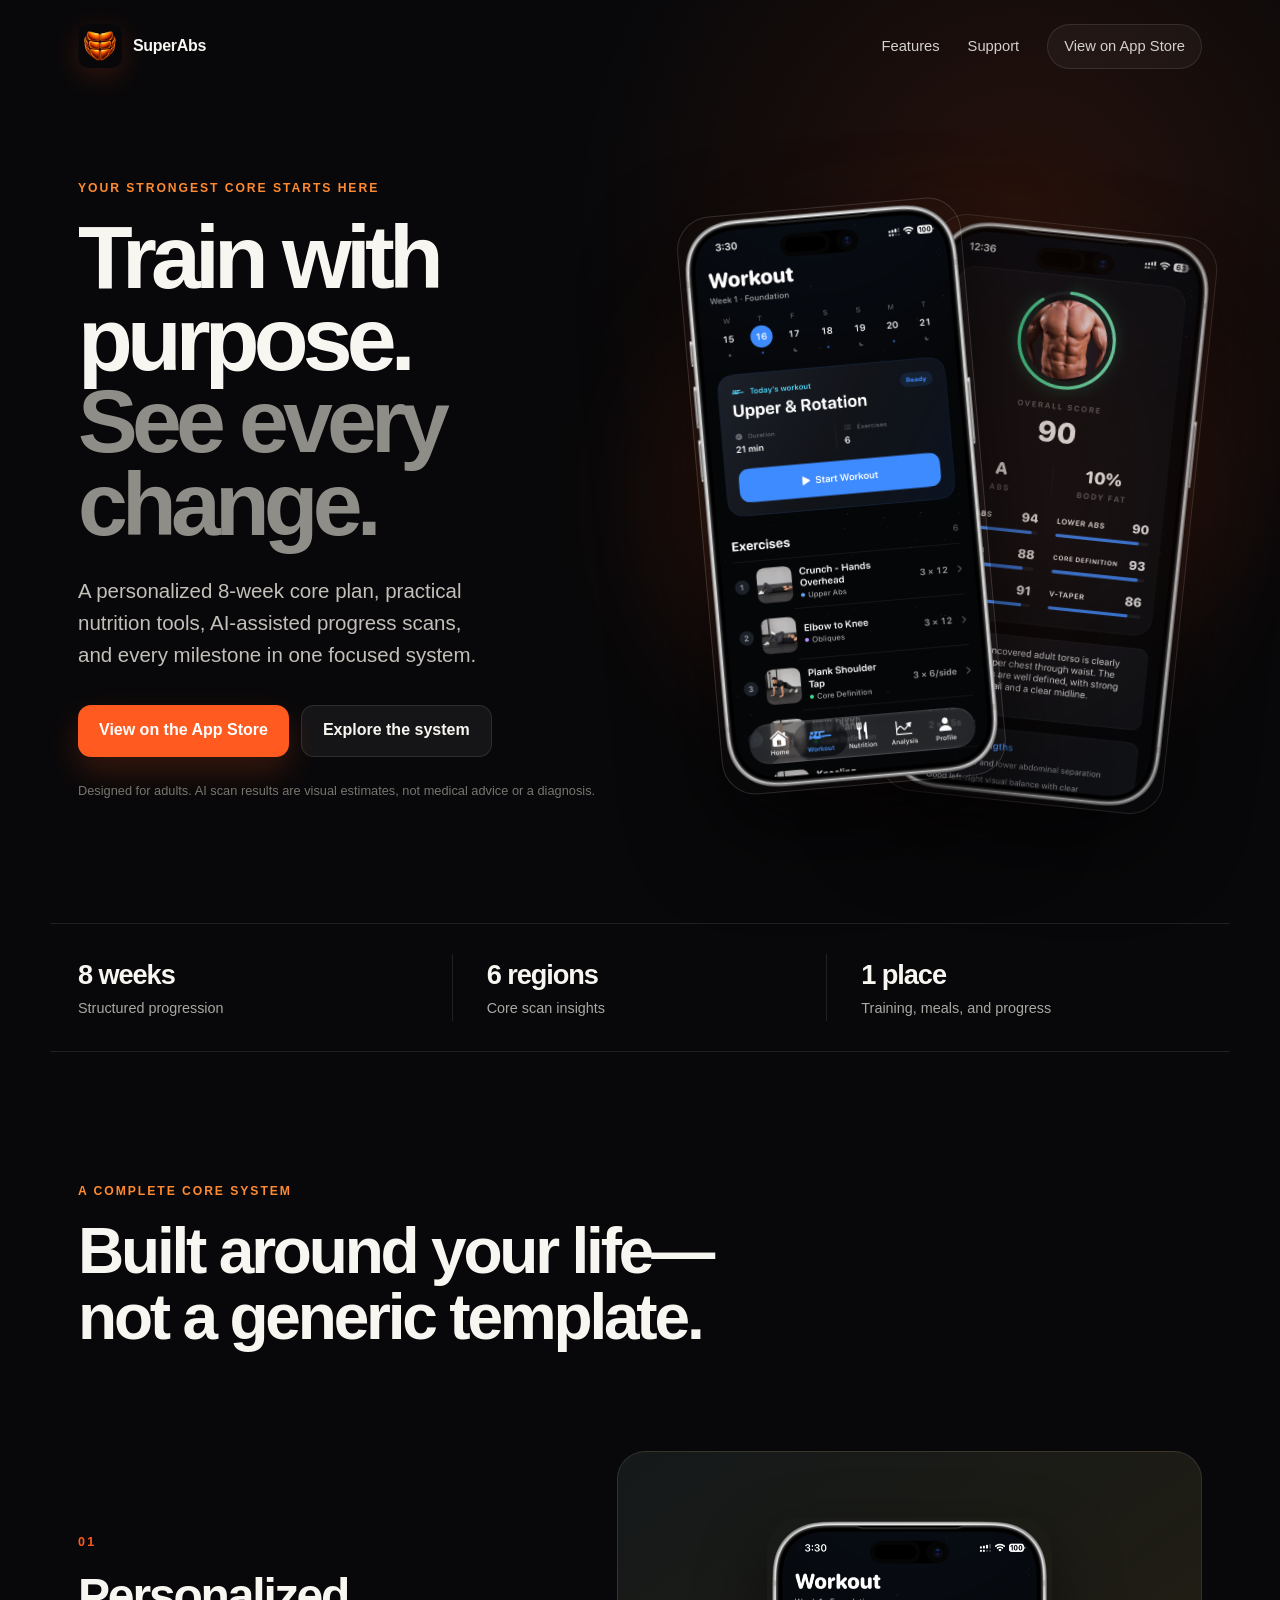
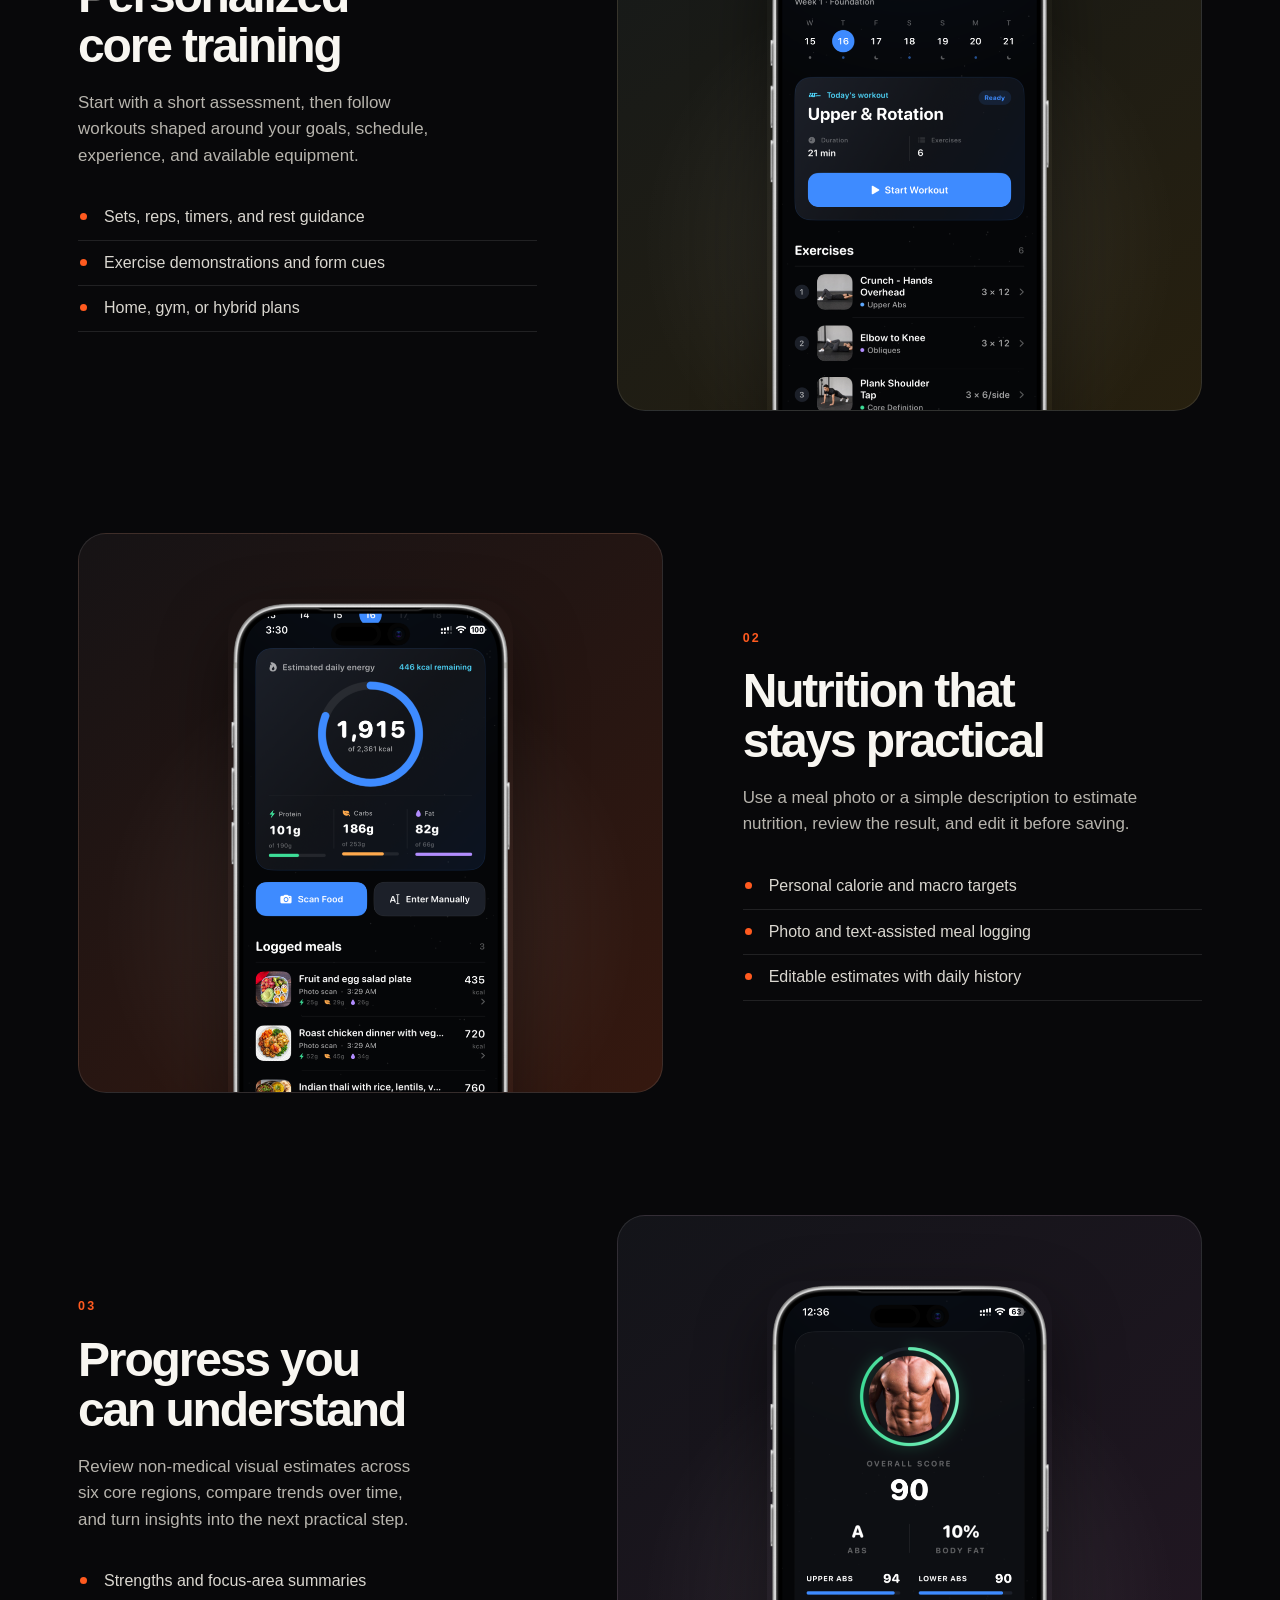
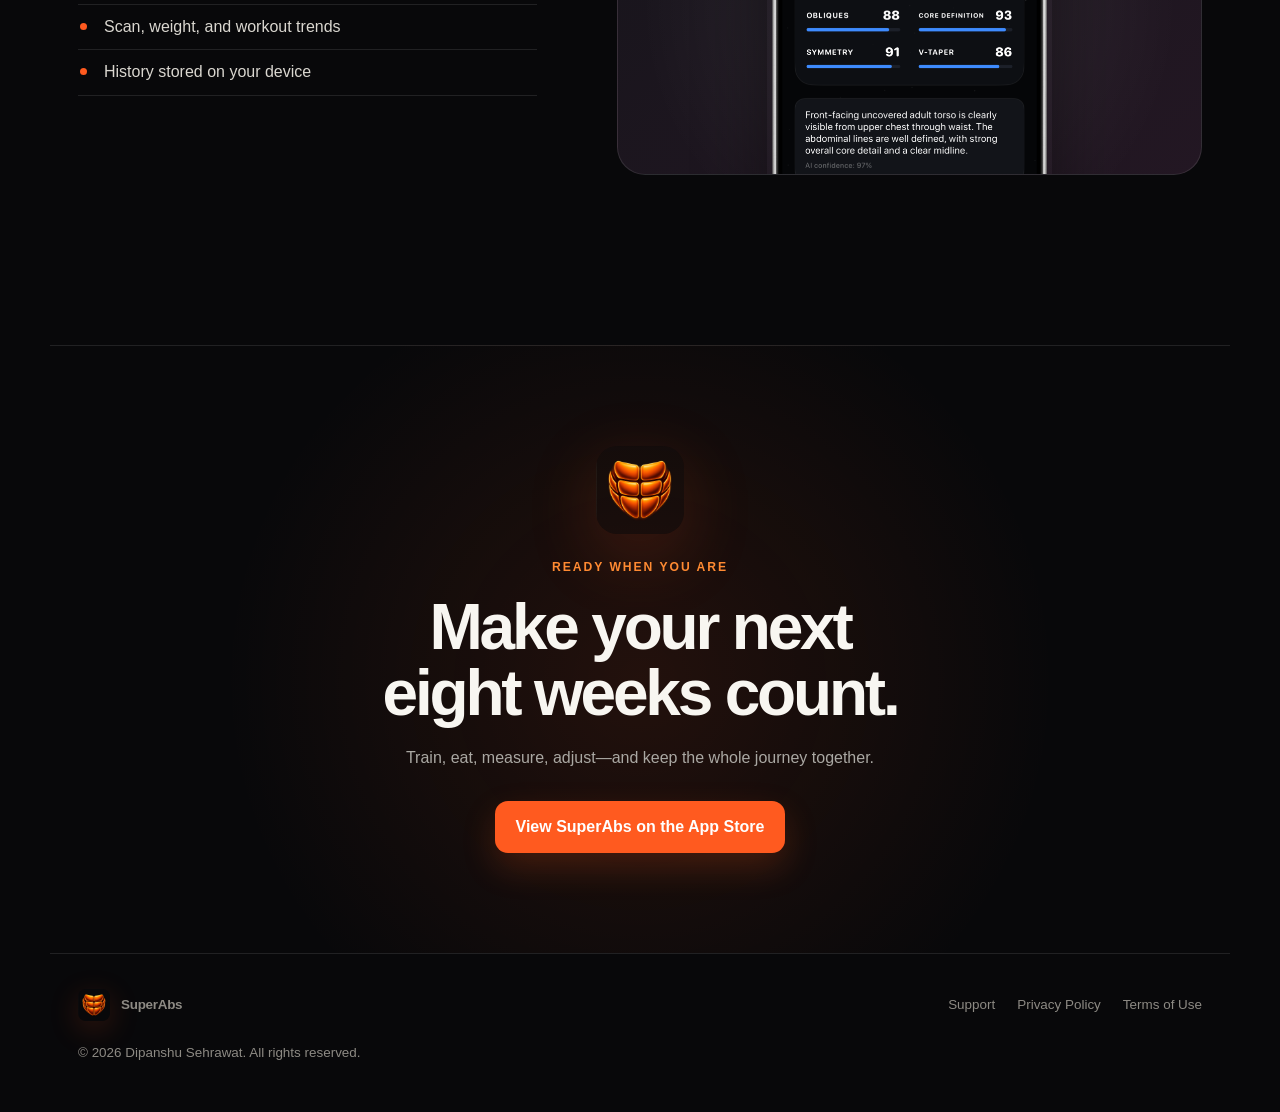
<file: index.html>
<!doctype html>
<html lang="en">
<head>
  <meta charset="utf-8">
  <meta name="viewport" content="width=device-width, initial-scale=1">
  <meta name="description" content="SuperAbs combines personalized core workouts, AI-assisted progress scans, practical nutrition, and training history in one focused iPhone app.">
  <meta name="theme-color" content="#08080a">
  <title>SuperAbs — Core Workouts & Nutrition</title>
  <link rel="icon" href="assets/app-icon.png">
  <link rel="stylesheet" href="styles.css">
</head>
<body>
  <header class="site-header">
    <a class="brand" href="./" aria-label="SuperAbs home">
      <img src="assets/app-icon.png" alt="" width="44" height="44">
      <span>SuperAbs</span>
    </a>
    <nav aria-label="Primary navigation">
      <a href="#features">Features</a>
      <a href="support/">Support</a>
      <a class="nav-cta" href="https://apps.apple.com/us/app/id6793422782">View on App Store</a>
    </nav>
  </header>

  <main>
    <section class="hero">
      <div class="hero-copy">
        <p class="eyebrow">Your strongest core starts here</p>
        <h1>Train with purpose.<br><span>See every change.</span></h1>
        <p class="hero-lede">A personalized 8-week core plan, practical nutrition tools, AI-assisted progress scans, and every milestone in one focused system.</p>
        <div class="hero-actions">
          <a class="button primary" href="https://apps.apple.com/us/app/id6793422782">View on the App Store</a>
          <a class="button secondary" href="#features">Explore the system</a>
        </div>
        <p class="fine-print">Designed for adults. AI scan results are visual estimates, not medical advice or a diagnosis.</p>
      </div>
      <div class="hero-visual" aria-label="SuperAbs app preview">
        <div class="glow"></div>
        <img class="phone phone-back" src="assets/progress-screen.png" alt="SuperAbs progress analysis screen">
        <img class="phone phone-front" src="assets/workout-screen.png" alt="SuperAbs personalized workout screen">
      </div>
    </section>

    <section class="proof-strip" aria-label="App highlights">
      <div><strong>8 weeks</strong><span>Structured progression</span></div>
      <div><strong>6 regions</strong><span>Core scan insights</span></div>
      <div><strong>1 place</strong><span>Training, meals, and progress</span></div>
    </section>

    <section class="features" id="features">
      <div class="section-heading">
        <p class="eyebrow">A complete core system</p>
        <h2>Built around your life—not a generic template.</h2>
      </div>

      <article class="feature-row">
        <div class="feature-copy">
          <span class="feature-number">01</span>
          <h3>Personalized core training</h3>
          <p>Start with a short assessment, then follow workouts shaped around your goals, schedule, experience, and available equipment.</p>
          <ul>
            <li>Sets, reps, timers, and rest guidance</li>
            <li>Exercise demonstrations and form cues</li>
            <li>Home, gym, or hybrid plans</li>
          </ul>
        </div>
        <div class="feature-media workout-media">
          <img src="assets/workout-screen.png" alt="Workout plan with weekly progress and daily exercises">
        </div>
      </article>

      <article class="feature-row reverse">
        <div class="feature-copy">
          <span class="feature-number">02</span>
          <h3>Nutrition that stays practical</h3>
          <p>Use a meal photo or a simple description to estimate nutrition, review the result, and edit it before saving.</p>
          <ul>
            <li>Personal calorie and macro targets</li>
            <li>Photo and text-assisted meal logging</li>
            <li>Editable estimates with daily history</li>
          </ul>
        </div>
        <div class="feature-media nutrition-media">
          <img src="assets/nutrition-screen.png" alt="Nutrition dashboard with calorie and macro tracking">
        </div>
      </article>

      <article class="feature-row">
        <div class="feature-copy">
          <span class="feature-number">03</span>
          <h3>Progress you can understand</h3>
          <p>Review non-medical visual estimates across six core regions, compare trends over time, and turn insights into the next practical step.</p>
          <ul>
            <li>Strengths and focus-area summaries</li>
            <li>Scan, weight, and workout trends</li>
            <li>History stored on your device</li>
          </ul>
        </div>
        <div class="feature-media progress-media">
          <img src="assets/progress-screen.png" alt="AI-assisted core analysis and progress insights">
        </div>
      </article>
    </section>

    <section class="closing-card">
      <img src="assets/app-icon.png" alt="SuperAbs app icon" width="88" height="88">
      <p class="eyebrow">Ready when you are</p>
      <h2>Make your next eight weeks count.</h2>
      <p>Train, eat, measure, adjust—and keep the whole journey together.</p>
      <a class="button primary" href="https://apps.apple.com/us/app/id6793422782">View SuperAbs on the App Store</a>
    </section>
  </main>

  <footer>
    <div class="footer-brand">
      <img src="assets/app-icon.png" alt="" width="32" height="32">
      <span>SuperAbs</span>
    </div>
    <div class="footer-links">
      <a href="support/">Support</a>
      <a href="privacy/">Privacy Policy</a>
      <a href="https://www.apple.com/legal/internet-services/itunes/dev/stdeula/">Terms of Use</a>
    </div>
    <p>© 2026 Dipanshu Sehrawat. All rights reserved.</p>
  </footer>
</body>
</html>
</file>
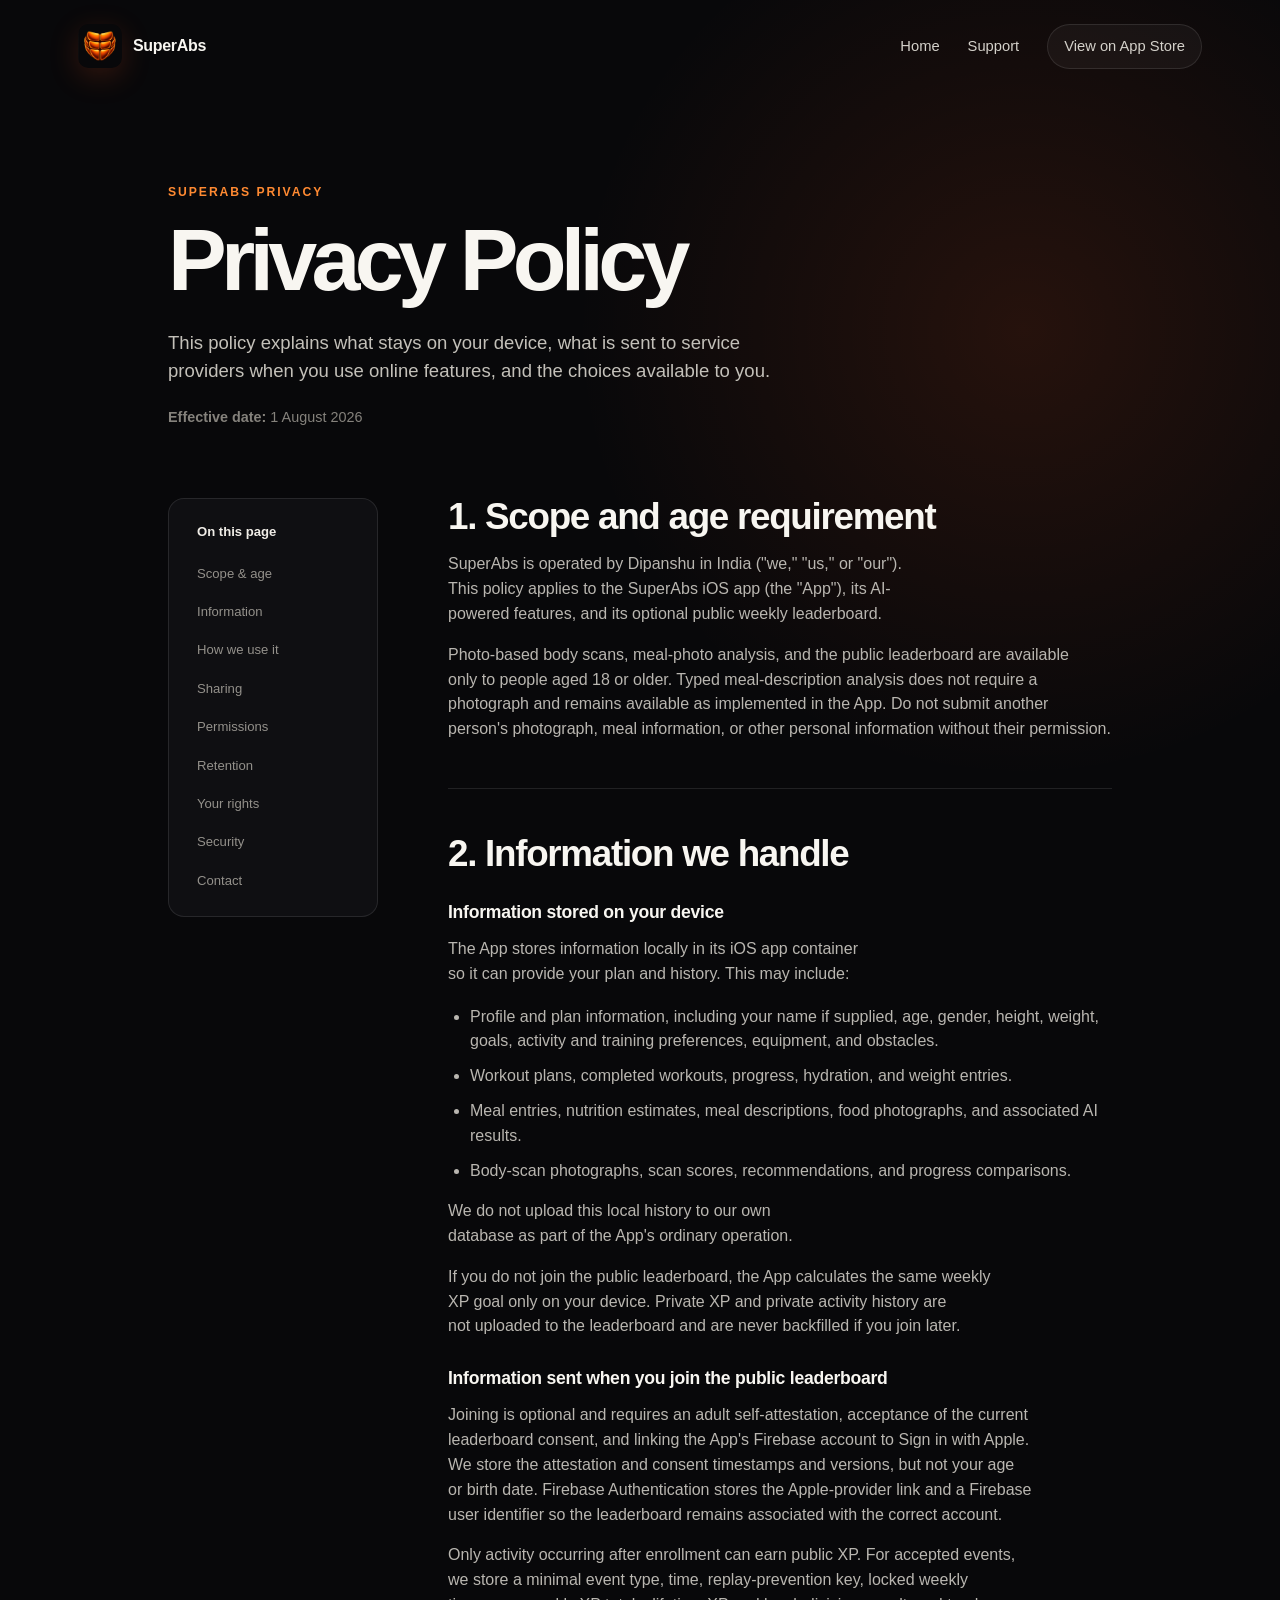
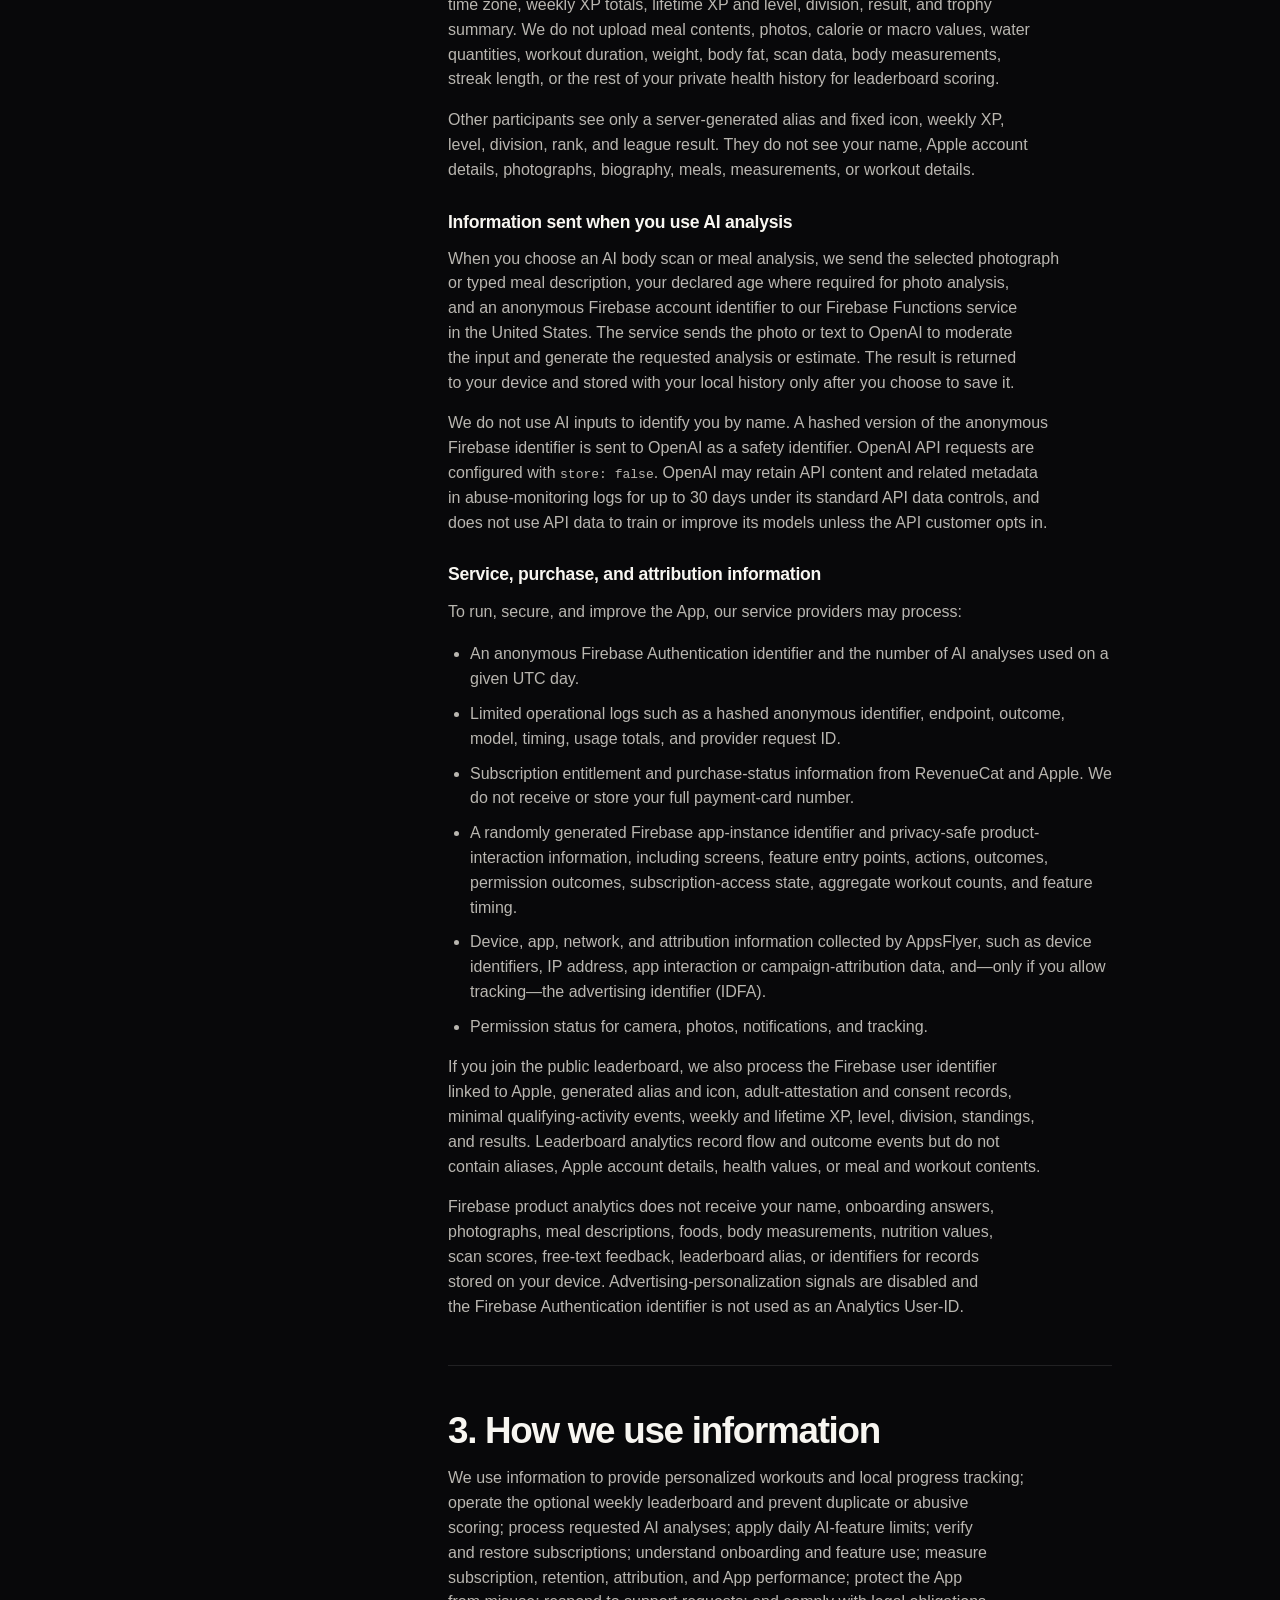
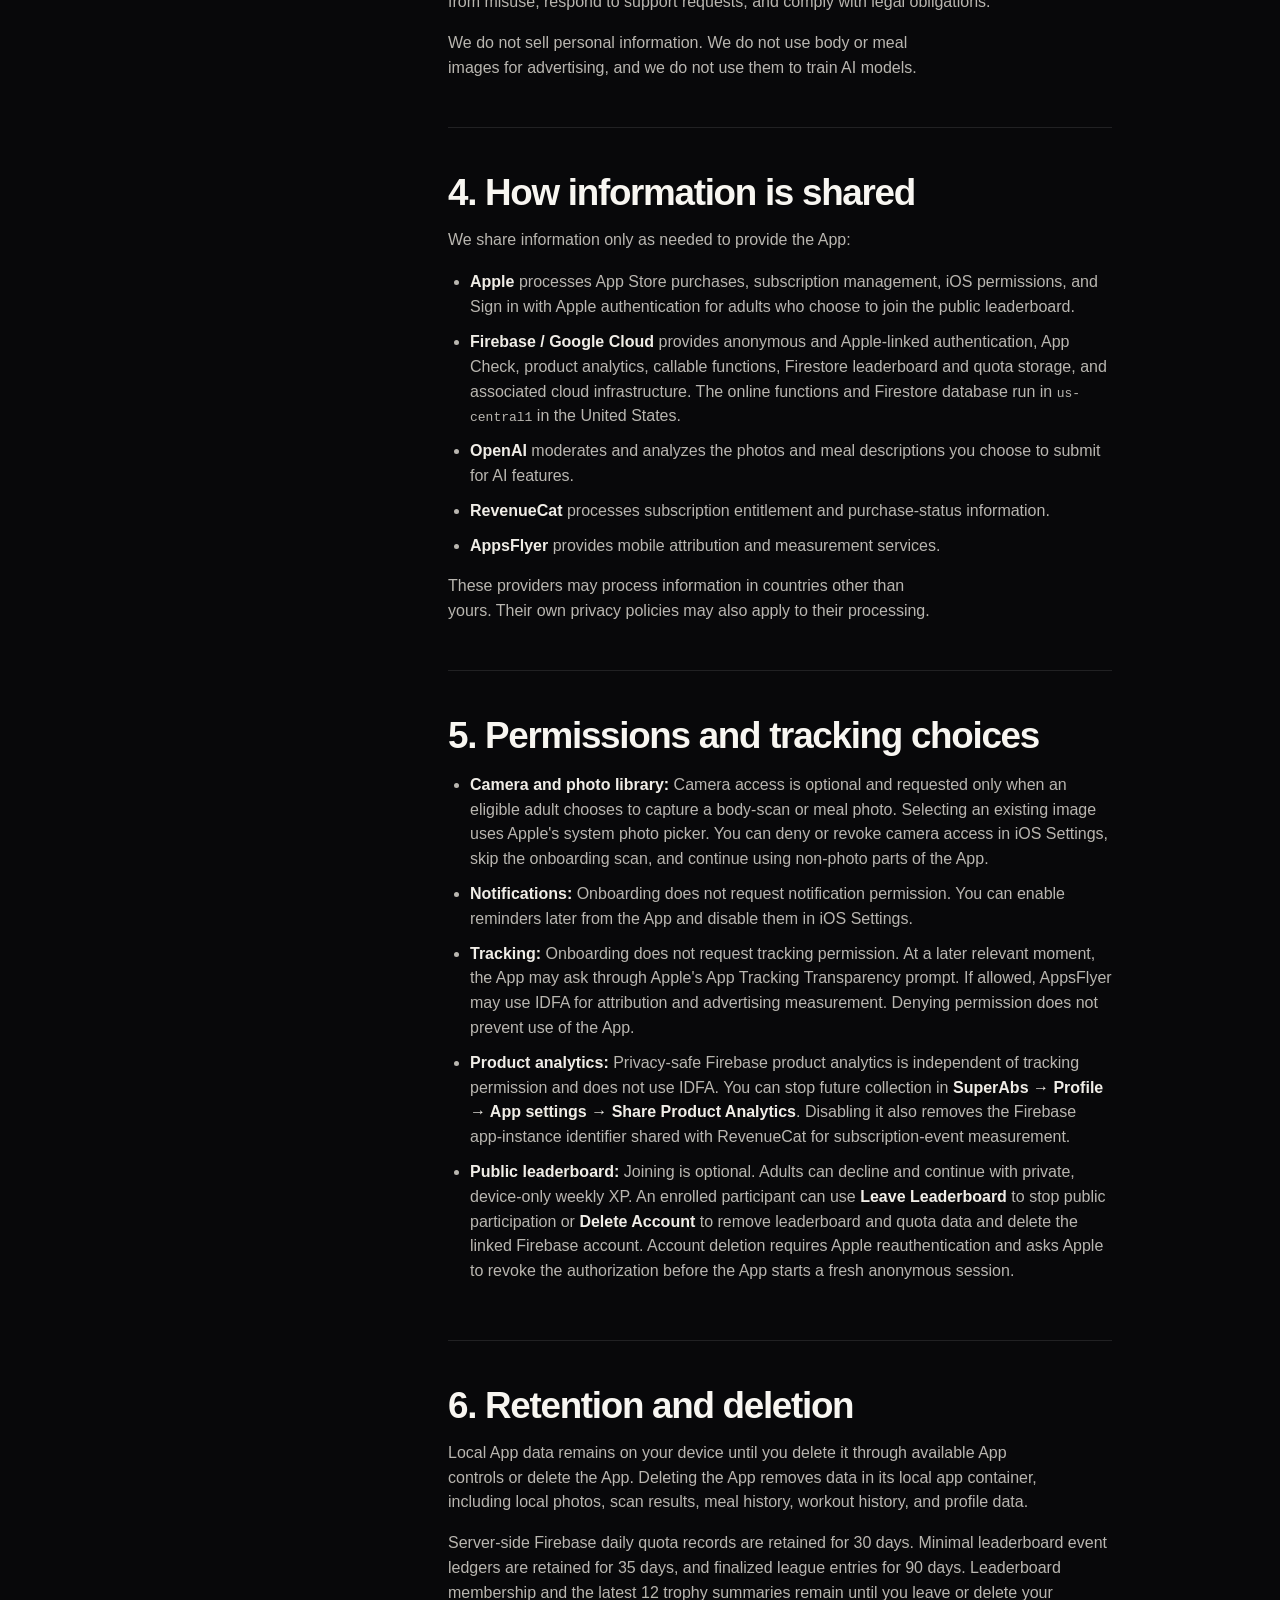
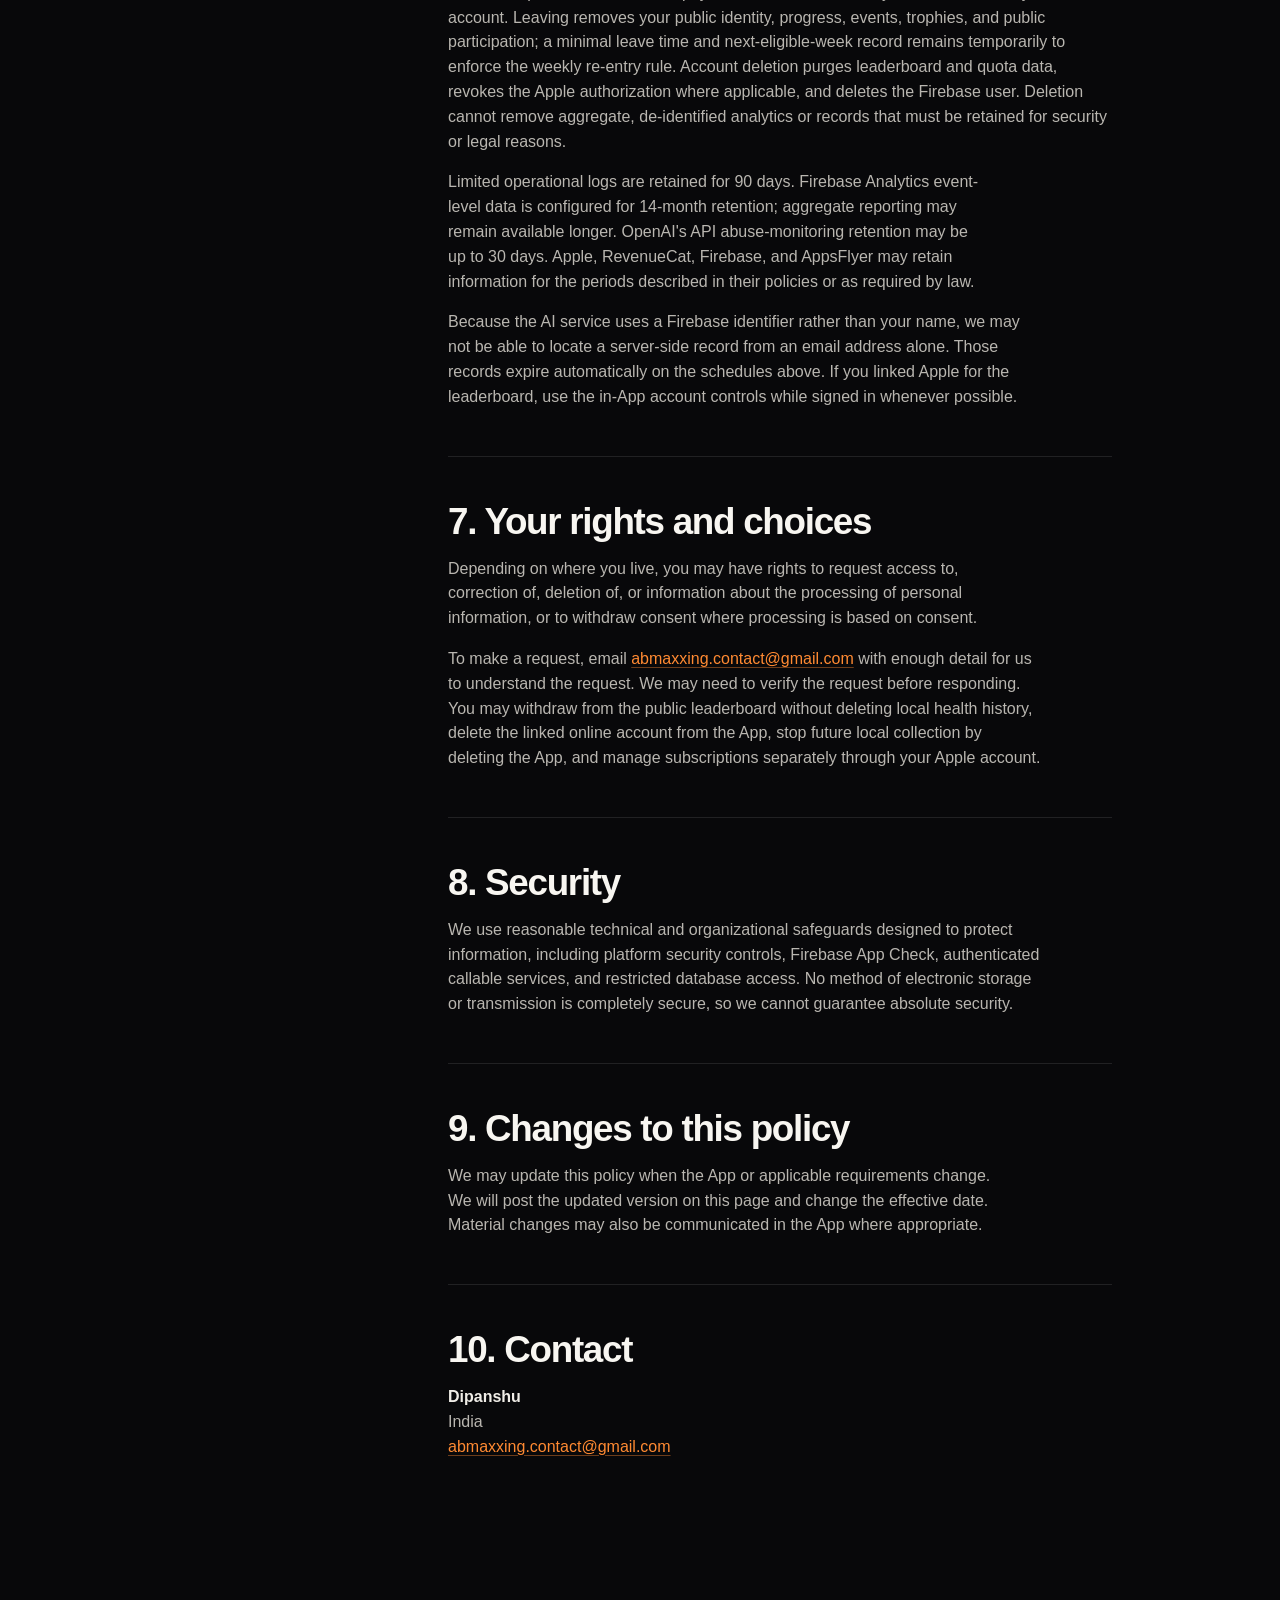
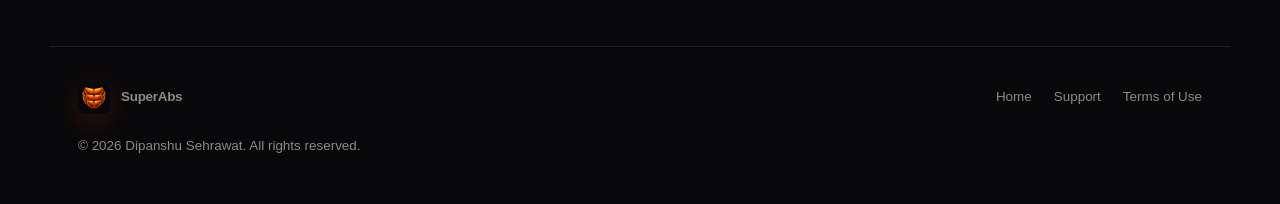
<file: privacy/index.html>
<!doctype html>
<html lang="en">
<head>
  <meta charset="utf-8">
  <meta name="viewport" content="width=device-width, initial-scale=1">
  <meta name="description" content="Learn how SuperAbs handles app data, AI analysis, subscriptions, analytics, attribution, retention, and privacy choices.">
  <meta name="theme-color" content="#08080a">
  <title>Privacy Policy — SuperAbs</title>
  <link rel="icon" href="../assets/app-icon.png">
  <link rel="stylesheet" href="../styles.css">
</head>
<body class="privacy-page">
  <header class="site-header">
    <a class="brand" href="../" aria-label="SuperAbs home">
      <img src="../assets/app-icon.png" alt="" width="44" height="44">
      <span>SuperAbs</span>
    </a>
    <nav aria-label="Primary navigation">
      <a href="../">Home</a>
      <a href="../support/">Support</a>
      <a class="nav-cta" href="https://apps.apple.com/us/app/id6793422782">View on App Store</a>
    </nav>
  </header>

  <main>
    <div class="privacy-shell">
      <header class="policy-hero">
        <p class="eyebrow">SuperAbs privacy</p>
        <h1>Privacy Policy</h1>
        <p class="policy-intro">This policy explains what stays on your device, what is sent to service providers when you use online features, and the choices available to you.</p>
        <p class="policy-effective"><strong>Effective date:</strong> 1 August 2026</p>
      </header>

      <div class="policy-layout">
        <nav class="policy-nav" aria-label="Privacy policy sections">
          <strong>On this page</strong>
          <a href="#scope">Scope & age</a>
          <a href="#information">Information</a>
          <a href="#use">How we use it</a>
          <a href="#sharing">Sharing</a>
          <a href="#choices">Permissions</a>
          <a href="#retention">Retention</a>
          <a href="#your-choices">Your rights</a>
          <a href="#security">Security</a>
          <a href="#contact">Contact</a>
        </nav>

        <article class="policy-content">
          <section id="scope">
            <h2>1. Scope and age requirement</h2>
            <p>SuperAbs is operated by Dipanshu in India ("we," "us," or "our"). This policy applies to the SuperAbs iOS app (the "App"), its AI-powered features, and its optional public weekly leaderboard.</p>
            <p>Photo-based body scans, meal-photo analysis, and the public leaderboard are available only to people aged 18 or older. Typed meal-description analysis does not require a photograph and remains available as implemented in the App. Do not submit another person's photograph, meal information, or other personal information without their permission.</p>
          </section>

          <section id="information">
            <h2>2. Information we handle</h2>

            <h3>Information stored on your device</h3>
            <p>The App stores information locally in its iOS app container so it can provide your plan and history. This may include:</p>
            <ul>
              <li>Profile and plan information, including your name if supplied, age, gender, height, weight, goals, activity and training preferences, equipment, and obstacles.</li>
              <li>Workout plans, completed workouts, progress, hydration, and weight entries.</li>
              <li>Meal entries, nutrition estimates, meal descriptions, food photographs, and associated AI results.</li>
              <li>Body-scan photographs, scan scores, recommendations, and progress comparisons.</li>
            </ul>
            <p>We do not upload this local history to our own database as part of the App's ordinary operation.</p>
            <p>If you do not join the public leaderboard, the App calculates the same weekly XP goal only on your device. Private XP and private activity history are not uploaded to the leaderboard and are never backfilled if you join later.</p>

            <h3>Information sent when you join the public leaderboard</h3>
            <p>Joining is optional and requires an adult self-attestation, acceptance of the current leaderboard consent, and linking the App's Firebase account to Sign in with Apple. We store the attestation and consent timestamps and versions, but not your age or birth date. Firebase Authentication stores the Apple-provider link and a Firebase user identifier so the leaderboard remains associated with the correct account.</p>
            <p>Only activity occurring after enrollment can earn public XP. For accepted events, we store a minimal event type, time, replay-prevention key, locked weekly time zone, weekly XP totals, lifetime XP and level, division, result, and trophy summary. We do not upload meal contents, photos, calorie or macro values, water quantities, workout duration, weight, body fat, scan data, body measurements, streak length, or the rest of your private health history for leaderboard scoring.</p>
            <p>Other participants see only a server-generated alias and fixed icon, weekly XP, level, division, rank, and league result. They do not see your name, Apple account details, photographs, biography, meals, measurements, or workout details.</p>

            <h3>Information sent when you use AI analysis</h3>
            <p>When you choose an AI body scan or meal analysis, we send the selected photograph or typed meal description, your declared age where required for photo analysis, and an anonymous Firebase account identifier to our Firebase Functions service in the United States. The service sends the photo or text to OpenAI to moderate the input and generate the requested analysis or estimate. The result is returned to your device and stored with your local history only after you choose to save it.</p>
            <p>We do not use AI inputs to identify you by name. A hashed version of the anonymous Firebase identifier is sent to OpenAI as a safety identifier. OpenAI API requests are configured with <code>store: false</code>. OpenAI may retain API content and related metadata in abuse-monitoring logs for up to 30 days under its standard API data controls, and does not use API data to train or improve its models unless the API customer opts in.</p>

            <h3>Service, purchase, and attribution information</h3>
            <p>To run, secure, and improve the App, our service providers may process:</p>
            <ul>
              <li>An anonymous Firebase Authentication identifier and the number of AI analyses used on a given UTC day.</li>
              <li>Limited operational logs such as a hashed anonymous identifier, endpoint, outcome, model, timing, usage totals, and provider request ID.</li>
              <li>Subscription entitlement and purchase-status information from RevenueCat and Apple. We do not receive or store your full payment-card number.</li>
              <li>A randomly generated Firebase app-instance identifier and privacy-safe product-interaction information, including screens, feature entry points, actions, outcomes, permission outcomes, subscription-access state, aggregate workout counts, and feature timing.</li>
              <li>Device, app, network, and attribution information collected by AppsFlyer, such as device identifiers, IP address, app interaction or campaign-attribution data, and—only if you allow tracking—the advertising identifier (IDFA).</li>
              <li>Permission status for camera, photos, notifications, and tracking.</li>
            </ul>
            <p>If you join the public leaderboard, we also process the Firebase user identifier linked to Apple, generated alias and icon, adult-attestation and consent records, minimal qualifying-activity events, weekly and lifetime XP, level, division, standings, and results. Leaderboard analytics record flow and outcome events but do not contain aliases, Apple account details, health values, or meal and workout contents.</p>
            <p>Firebase product analytics does not receive your name, onboarding answers, photographs, meal descriptions, foods, body measurements, nutrition values, scan scores, free-text feedback, leaderboard alias, or identifiers for records stored on your device. Advertising-personalization signals are disabled and the Firebase Authentication identifier is not used as an Analytics User-ID.</p>
          </section>

          <section id="use">
            <h2>3. How we use information</h2>
            <p>We use information to provide personalized workouts and local progress tracking; operate the optional weekly leaderboard and prevent duplicate or abusive scoring; process requested AI analyses; apply daily AI-feature limits; verify and restore subscriptions; understand onboarding and feature use; measure subscription, retention, attribution, and App performance; protect the App from misuse; respond to support requests; and comply with legal obligations.</p>
            <p>We do not sell personal information. We do not use body or meal images for advertising, and we do not use them to train AI models.</p>
          </section>

          <section id="sharing">
            <h2>4. How information is shared</h2>
            <p>We share information only as needed to provide the App:</p>
            <ul>
              <li><strong>Apple</strong> processes App Store purchases, subscription management, iOS permissions, and Sign in with Apple authentication for adults who choose to join the public leaderboard.</li>
              <li><strong>Firebase / Google Cloud</strong> provides anonymous and Apple-linked authentication, App Check, product analytics, callable functions, Firestore leaderboard and quota storage, and associated cloud infrastructure. The online functions and Firestore database run in <code>us-central1</code> in the United States.</li>
              <li><strong>OpenAI</strong> moderates and analyzes the photos and meal descriptions you choose to submit for AI features.</li>
              <li><strong>RevenueCat</strong> processes subscription entitlement and purchase-status information.</li>
              <li><strong>AppsFlyer</strong> provides mobile attribution and measurement services.</li>
            </ul>
            <p>These providers may process information in countries other than yours. Their own privacy policies may also apply to their processing.</p>
          </section>

          <section id="choices">
            <h2>5. Permissions and tracking choices</h2>
            <ul>
              <li><strong>Camera and photo library:</strong> Camera access is optional and requested only when an eligible adult chooses to capture a body-scan or meal photo. Selecting an existing image uses Apple's system photo picker. You can deny or revoke camera access in iOS Settings, skip the onboarding scan, and continue using non-photo parts of the App.</li>
              <li><strong>Notifications:</strong> Onboarding does not request notification permission. You can enable reminders later from the App and disable them in iOS Settings.</li>
              <li><strong>Tracking:</strong> Onboarding does not request tracking permission. At a later relevant moment, the App may ask through Apple's App Tracking Transparency prompt. If allowed, AppsFlyer may use IDFA for attribution and advertising measurement. Denying permission does not prevent use of the App.</li>
              <li><strong>Product analytics:</strong> Privacy-safe Firebase product analytics is independent of tracking permission and does not use IDFA. You can stop future collection in <strong>SuperAbs → Profile → App settings → Share Product Analytics</strong>. Disabling it also removes the Firebase app-instance identifier shared with RevenueCat for subscription-event measurement.</li>
              <li><strong>Public leaderboard:</strong> Joining is optional. Adults can decline and continue with private, device-only weekly XP. An enrolled participant can use <strong>Leave Leaderboard</strong> to stop public participation or <strong>Delete Account</strong> to remove leaderboard and quota data and delete the linked Firebase account. Account deletion requires Apple reauthentication and asks Apple to revoke the authorization before the App starts a fresh anonymous session.</li>
            </ul>
          </section>

          <section id="retention">
            <h2>6. Retention and deletion</h2>
            <p>Local App data remains on your device until you delete it through available App controls or delete the App. Deleting the App removes data in its local app container, including local photos, scan results, meal history, workout history, and profile data.</p>
            <p>Server-side Firebase daily quota records are retained for 30 days. Minimal leaderboard event ledgers are retained for 35 days, and finalized league entries for 90 days. Leaderboard membership and the latest 12 trophy summaries remain until you leave or delete your account. Leaving removes your public identity, progress, events, trophies, and public participation; a minimal leave time and next-eligible-week record remains temporarily to enforce the weekly re-entry rule. Account deletion purges leaderboard and quota data, revokes the Apple authorization where applicable, and deletes the Firebase user. Deletion cannot remove aggregate, de-identified analytics or records that must be retained for security or legal reasons.</p>
            <p>Limited operational logs are retained for 90 days. Firebase Analytics event-level data is configured for 14-month retention; aggregate reporting may remain available longer. OpenAI's API abuse-monitoring retention may be up to 30 days. Apple, RevenueCat, Firebase, and AppsFlyer may retain information for the periods described in their policies or as required by law.</p>
            <p>Because the AI service uses a Firebase identifier rather than your name, we may not be able to locate a server-side record from an email address alone. Those records expire automatically on the schedules above. If you linked Apple for the leaderboard, use the in-App account controls while signed in whenever possible.</p>
          </section>

          <section id="your-choices">
            <h2>7. Your rights and choices</h2>
            <p>Depending on where you live, you may have rights to request access to, correction of, deletion of, or information about the processing of personal information, or to withdraw consent where processing is based on consent.</p>
            <p>To make a request, email <a href="mailto:abmaxxing.contact@gmail.com?subject=SuperAbs%20Privacy%20Request">abmaxxing.contact@gmail.com</a> with enough detail for us to understand the request. We may need to verify the request before responding. You may withdraw from the public leaderboard without deleting local health history, delete the linked online account from the App, stop future local collection by deleting the App, and manage subscriptions separately through your Apple account.</p>
          </section>

          <section id="security">
            <h2>8. Security</h2>
            <p>We use reasonable technical and organizational safeguards designed to protect information, including platform security controls, Firebase App Check, authenticated callable services, and restricted database access. No method of electronic storage or transmission is completely secure, so we cannot guarantee absolute security.</p>
          </section>

          <section id="changes">
            <h2>9. Changes to this policy</h2>
            <p>We may update this policy when the App or applicable requirements change. We will post the updated version on this page and change the effective date. Material changes may also be communicated in the App where appropriate.</p>
          </section>

          <section id="contact">
            <h2>10. Contact</h2>
            <p><strong>Dipanshu</strong><br>India<br><a href="mailto:abmaxxing.contact@gmail.com?subject=SuperAbs%20Privacy">abmaxxing.contact@gmail.com</a></p>
          </section>
        </article>
      </div>
    </div>
  </main>

  <footer>
    <div class="footer-brand">
      <img src="../assets/app-icon.png" alt="" width="32" height="32">
      <span>SuperAbs</span>
    </div>
    <div class="footer-links">
      <a href="../">Home</a>
      <a href="../support/">Support</a>
      <a href="https://www.apple.com/legal/internet-services/itunes/dev/stdeula/">Terms of Use</a>
    </div>
    <p>© 2026 Dipanshu Sehrawat. All rights reserved.</p>
  </footer>
</body>
</html>
</file>
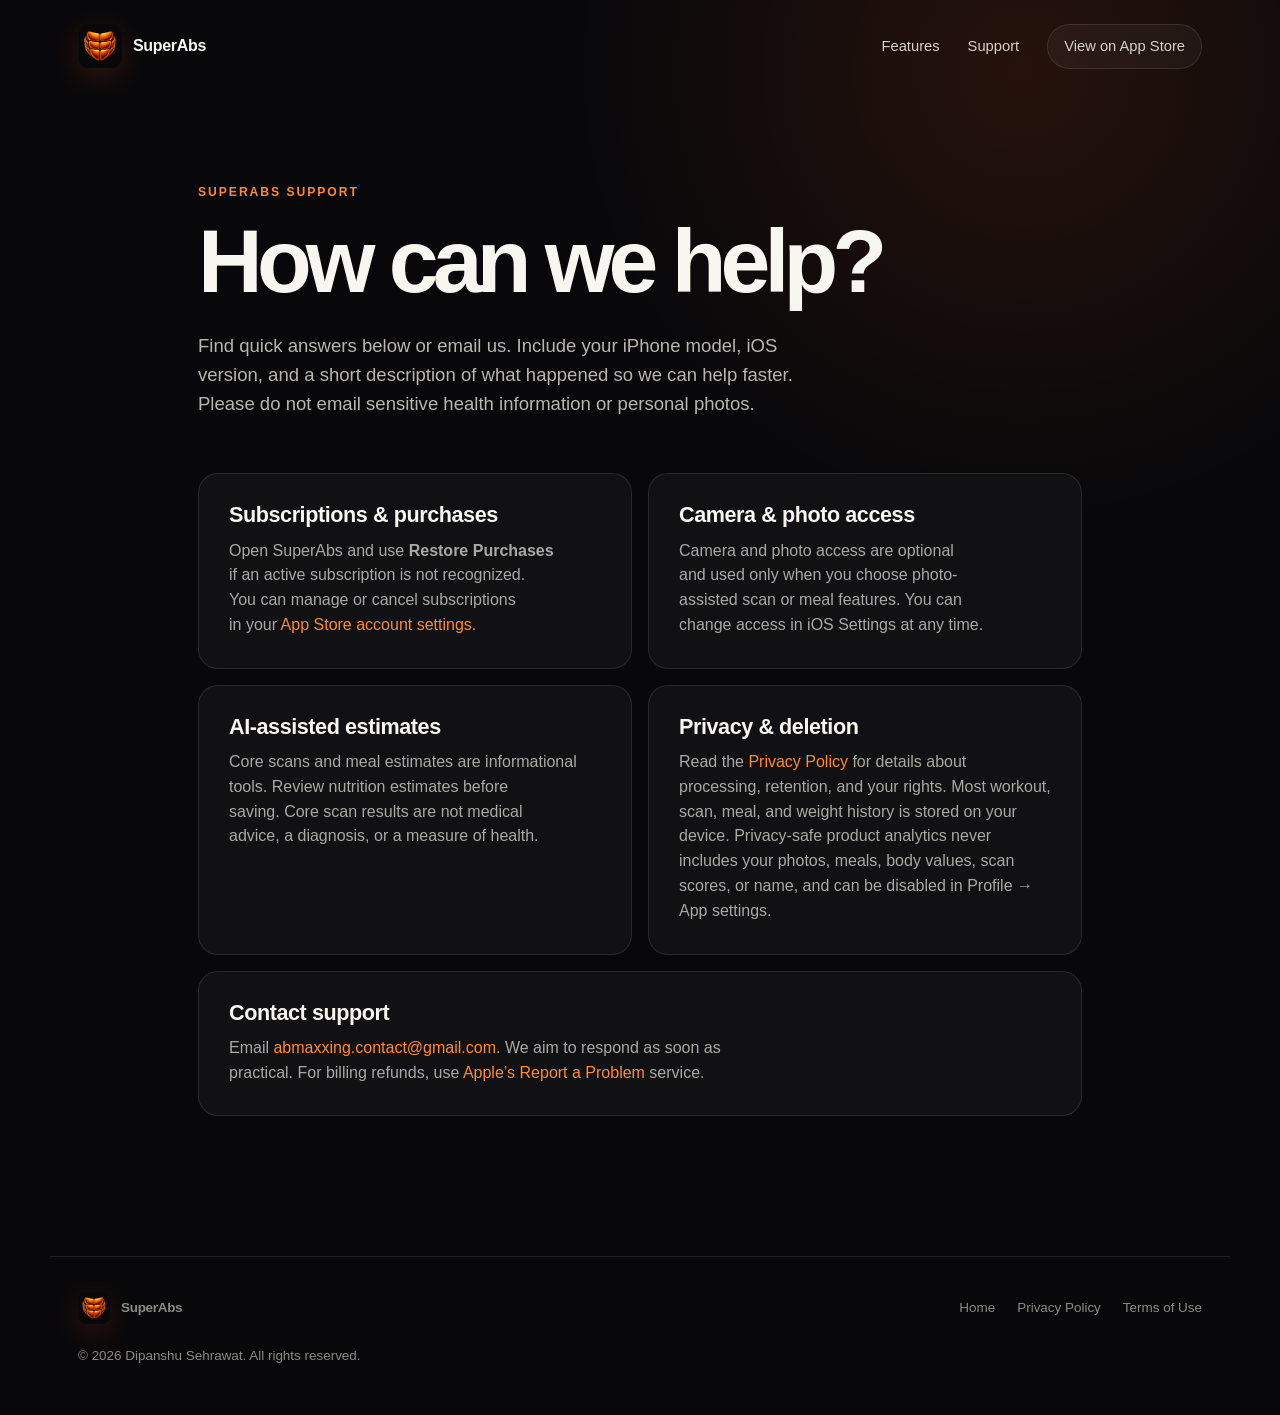
<file: support/index.html>
<!doctype html>
<html lang="en">
<head>
  <meta charset="utf-8">
  <meta name="viewport" content="width=device-width, initial-scale=1">
  <meta name="description" content="Get help with SuperAbs workouts, scans, meal logging, subscriptions, privacy, and account questions.">
  <meta name="theme-color" content="#08080a">
  <title>Support — SuperAbs</title>
  <link rel="icon" href="../assets/app-icon.png">
  <link rel="stylesheet" href="../styles.css">
</head>
<body class="support-page">
  <header class="site-header">
    <a class="brand" href="../" aria-label="SuperAbs home">
      <img src="../assets/app-icon.png" alt="" width="44" height="44">
      <span>SuperAbs</span>
    </a>
    <nav aria-label="Primary navigation">
      <a href="../#features">Features</a>
      <a href="./" aria-current="page">Support</a>
      <a class="nav-cta" href="https://apps.apple.com/us/app/id6793422782">View on App Store</a>
    </nav>
  </header>

  <main>
    <section class="support-shell">
      <p class="eyebrow">SuperAbs support</p>
      <h1>How can we help?</h1>
      <p class="support-intro">Find quick answers below or email us. Include your iPhone model, iOS version, and a short description of what happened so we can help faster. Please do not email sensitive health information or personal photos.</p>

      <div class="support-grid">
        <article class="support-card">
          <h2>Subscriptions & purchases</h2>
          <p>Open SuperAbs and use <strong>Restore Purchases</strong> if an active subscription is not recognized. You can manage or cancel subscriptions in your <a href="https://apps.apple.com/account/subscriptions">App Store account settings</a>.</p>
        </article>

        <article class="support-card">
          <h2>Camera & photo access</h2>
          <p>Camera and photo access are optional and used only when you choose photo-assisted scan or meal features. You can change access in iOS Settings at any time.</p>
        </article>

        <article class="support-card">
          <h2>AI-assisted estimates</h2>
          <p>Core scans and meal estimates are informational tools. Review nutrition estimates before saving. Core scan results are not medical advice, a diagnosis, or a measure of health.</p>
        </article>

        <article class="support-card">
          <h2>Privacy & deletion</h2>
          <p>Read the <a href="../privacy/">Privacy Policy</a> for details about processing, retention, and your rights. Most workout, scan, meal, and weight history is stored on your device. Privacy-safe product analytics never includes your photos, meals, body values, scan scores, or name, and can be disabled in Profile → App settings.</p>
        </article>

        <article class="support-card full">
          <h2>Contact support</h2>
          <p>Email <a href="mailto:abmaxxing.contact@gmail.com?subject=SuperAbs%20Support">abmaxxing.contact@gmail.com</a>. We aim to respond as soon as practical. For billing refunds, use <a href="https://reportaproblem.apple.com/">Apple’s Report a Problem</a> service.</p>
        </article>
      </div>
    </section>
  </main>

  <footer>
    <div class="footer-brand">
      <img src="../assets/app-icon.png" alt="" width="32" height="32">
      <span>SuperAbs</span>
    </div>
    <div class="footer-links">
      <a href="../">Home</a>
      <a href="../privacy/">Privacy Policy</a>
      <a href="https://www.apple.com/legal/internet-services/itunes/dev/stdeula/">Terms of Use</a>
    </div>
    <p>© 2026 Dipanshu Sehrawat. All rights reserved.</p>
  </footer>
</body>
</html>
</file>
<file: styles.css>
:root {
  color-scheme: dark;
  --bg: #08080a;
  --surface: #111114;
  --surface-2: #18181d;
  --text: #f8f6f1;
  --muted: #aaa8a3;
  --line: rgba(255,255,255,.1);
  --orange: #ff5a1f;
  --orange-2: #ff8a32;
  --max: 1180px;
}

* { box-sizing: border-box; }
html { scroll-behavior: smooth; }
body {
  margin: 0;
  background:
    radial-gradient(circle at 80% 5%, rgba(255,90,31,.12), transparent 28rem),
    var(--bg);
  color: var(--text);
  font-family: Inter, ui-sans-serif, -apple-system, BlinkMacSystemFont, "Segoe UI", sans-serif;
  line-height: 1.55;
}
a { color: inherit; text-decoration: none; }
img { display: block; max-width: 100%; }
.site-header {
  position: relative;
  z-index: 10;
  max-width: var(--max);
  margin: 0 auto;
  padding: 24px 28px;
  display: flex;
  align-items: center;
  justify-content: space-between;
}
.brand, .footer-brand { display: flex; align-items: center; gap: 11px; font-weight: 760; letter-spacing: -.02em; }
.brand img, .footer-brand img { border-radius: 24%; box-shadow: 0 8px 30px rgba(255,90,31,.18); }
nav { display: flex; align-items: center; gap: 28px; font-size: .92rem; color: #d4d1ca; }
nav a:hover, .footer-links a:hover { color: #fff; }
.nav-cta { padding: 10px 16px; border: 1px solid var(--line); border-radius: 999px; background: rgba(255,255,255,.04); }

main { overflow: hidden; }
.hero {
  min-height: 760px;
  max-width: var(--max);
  margin: 0 auto;
  padding: 86px 28px 110px;
  display: grid;
  grid-template-columns: 1.02fr .98fr;
  align-items: center;
  gap: 44px;
}
.eyebrow { margin: 0 0 18px; color: var(--orange-2); font-size: .76rem; font-weight: 800; letter-spacing: .16em; text-transform: uppercase; }
h1, h2, h3, p { text-wrap: balance; }
h1 { margin: 0; font-size: clamp(3.5rem, 7vw, 6.3rem); line-height: .92; letter-spacing: -.065em; font-weight: 850; }
h1 span { color: #8f8d87; }
.hero-lede { max-width: 650px; margin: 30px 0 0; color: #c3c0b9; font-size: clamp(1.05rem, 2vw, 1.28rem); }
.hero-actions { display: flex; flex-wrap: wrap; gap: 12px; margin-top: 34px; }
.button { display: inline-flex; min-height: 52px; align-items: center; justify-content: center; padding: 0 21px; border-radius: 13px; font-weight: 760; transition: transform .2s ease, background-color .2s ease; }
.button:hover { transform: translateY(-2px); }
.button.primary { background: var(--orange); color: #fff; box-shadow: 0 14px 34px rgba(255,90,31,.2); }
.button.primary:hover { background: #ff682f; }
.button.secondary { background: rgba(255,255,255,.055); border: 1px solid var(--line); }
.fine-print { max-width: 530px; margin-top: 24px; color: #77756f; font-size: .8rem; }

.hero-visual { position: relative; height: 580px; }
.glow { position: absolute; inset: 15% 5%; border-radius: 50%; background: rgba(255,90,31,.26); filter: blur(80px); }
.phone { position: absolute; width: min(285px, 54%); border-radius: 34px; box-shadow: 0 38px 90px rgba(0,0,0,.62); border: 1px solid rgba(255,255,255,.14); }
.phone-back { right: 2%; top: 18px; transform: rotate(6deg); opacity: .78; }
.phone-front { left: 5%; bottom: 0; transform: rotate(-5deg); }

.proof-strip {
  max-width: var(--max);
  margin: 0 auto 130px;
  padding: 30px 28px;
  border-top: 1px solid var(--line);
  border-bottom: 1px solid var(--line);
  display: grid;
  grid-template-columns: repeat(3, 1fr);
}
.proof-strip div { padding: 0 34px; border-right: 1px solid var(--line); }
.proof-strip div:first-child { padding-left: 0; }
.proof-strip div:last-child { border: 0; }
.proof-strip strong { display: block; font-size: 1.7rem; letter-spacing: -.04em; }
.proof-strip span { color: var(--muted); font-size: .9rem; }

.features { max-width: var(--max); margin: 0 auto; padding: 0 28px; }
.section-heading { max-width: 760px; margin-bottom: 80px; }
h2 { margin: 0; font-size: clamp(2.3rem, 5vw, 4rem); line-height: 1.03; letter-spacing: -.05em; }
.feature-row { min-height: 600px; margin-bottom: 82px; display: grid; grid-template-columns: .88fr 1.12fr; align-items: center; gap: 80px; }
.feature-row.reverse { grid-template-columns: 1.12fr .88fr; }
.feature-row.reverse .feature-copy { order: 2; }
.feature-number { color: var(--orange); font-size: .78rem; font-weight: 800; letter-spacing: .18em; }
h3 { margin: 17px 0 20px; font-size: clamp(2rem, 4vw, 3rem); line-height: 1.03; letter-spacing: -.045em; }
.feature-copy > p { color: #b7b4ad; font-size: 1.06rem; }
.feature-copy ul { margin: 26px 0 0; padding: 0; list-style: none; color: #dad7d0; }
.feature-copy li { position: relative; padding: 10px 0 10px 26px; border-bottom: 1px solid var(--line); }
.feature-copy li::before { content: ""; position: absolute; left: 2px; top: 18px; width: 7px; height: 7px; border-radius: 50%; background: var(--orange); }
.feature-media { min-height: 560px; border: 1px solid var(--line); border-radius: 28px; overflow: hidden; display: grid; place-items: end center; position: relative; }
.feature-media::before { content: ""; position: absolute; inset: 0; background: radial-gradient(circle at 50% 70%, rgba(255,255,255,.1), transparent 55%); }
.feature-media img { position: relative; width: 285px; margin-bottom: -90px; border-radius: 34px; box-shadow: 0 30px 70px rgba(0,0,0,.48); }
.workout-media { background: linear-gradient(145deg, #15191a, #27200f); }
.nutrition-media { background: linear-gradient(145deg, #161315, #35180f); }
.progress-media { background: linear-gradient(145deg, #131419, #231723); }

.closing-card { max-width: var(--max); margin: 150px auto 0; padding: 100px 28px; min-height: 520px; border-top: 1px solid var(--line); text-align: center; display: flex; flex-direction: column; align-items: center; justify-content: center; background: radial-gradient(circle at 50% 55%, rgba(255,90,31,.11), transparent 26rem); }
.closing-card img { border-radius: 24%; margin-bottom: 24px; box-shadow: 0 20px 70px rgba(255,90,31,.18); }
.closing-card h2 { max-width: 700px; }
.closing-card > p:not(.eyebrow) { margin: 20px 0 30px; color: var(--muted); }

footer { max-width: var(--max); margin: 0 auto; padding: 35px 28px 48px; border-top: 1px solid var(--line); display: grid; grid-template-columns: 1fr auto; align-items: center; gap: 22px; color: #8d8a84; font-size: .84rem; }
.footer-links { display: flex; flex-wrap: wrap; gap: 22px; }
footer > p { grid-column: 1 / -1; margin: 0; }

.support-page main { overflow: visible; }
.support-shell { max-width: 940px; margin: 0 auto; padding: 90px 28px 140px; }
.support-shell h1 { max-width: 800px; }
.support-intro { max-width: 700px; margin: 30px 0 55px; color: #b9b6b0; font-size: 1.16rem; }
.support-grid { display: grid; grid-template-columns: repeat(2, 1fr); gap: 16px; }
.support-card { padding: 30px; border: 1px solid var(--line); border-radius: 20px; background: var(--surface); }
.support-card h2 { font-size: 1.35rem; letter-spacing: -.02em; }
.support-card p { margin: 12px 0 0; color: var(--muted); }
.support-card a { color: var(--orange-2); }
.support-card.full { grid-column: 1 / -1; }

.privacy-page main { overflow: visible; }
.privacy-shell { max-width: 1000px; margin: 0 auto; padding: 90px 28px 140px; }
.policy-hero { max-width: 800px; padding-bottom: 70px; }
.policy-hero h1 { font-size: clamp(3rem, 7vw, 5.5rem); }
.policy-intro { margin: 28px 0 0; color: #c3c0b9; font-size: 1.16rem; }
.policy-effective { margin: 20px 0 0; color: #85827c; font-size: .9rem; }
.policy-layout { display: grid; grid-template-columns: 210px minmax(0, 1fr); gap: 70px; align-items: start; }
.policy-nav { position: sticky; top: 24px; display: grid; gap: 4px; padding: 18px; border: 1px solid var(--line); border-radius: 16px; background: rgba(17,17,20,.88); }
.policy-nav strong { padding: 5px 10px 10px; color: #f0ede7; font-size: .82rem; }
.policy-nav a { padding: 7px 10px; border-radius: 8px; color: #94918b; font-size: .82rem; }
.policy-nav a:hover { color: #fff; background: rgba(255,255,255,.05); }
.policy-content section { padding: 0 0 46px; margin: 0 0 46px; border-bottom: 1px solid var(--line); scroll-margin-top: 24px; }
.policy-content section:last-child { margin-bottom: 0; border-bottom: 0; }
.policy-content h2 { font-size: clamp(1.7rem, 3vw, 2.3rem); letter-spacing: -.035em; }
.policy-content h3 { margin: 30px 0 10px; font-size: 1.1rem; letter-spacing: -.015em; }
.policy-content p, .policy-content li { color: #b9b6b0; }
.policy-content p { margin: 16px 0 0; }
.policy-content ul { margin: 18px 0 0; padding-left: 22px; }
.policy-content li { margin: 10px 0; }
.policy-content a { color: var(--orange-2); text-decoration: underline; text-decoration-color: rgba(255,138,50,.4); text-underline-offset: 3px; }
.policy-content strong { color: #f0ede7; }

@media (max-width: 820px) {
  .site-header nav > a:not(.nav-cta) { display: none; }
  .hero { min-height: auto; padding-top: 65px; grid-template-columns: 1fr; }
  .hero-visual { height: 560px; margin-top: 25px; }
  .proof-strip { grid-template-columns: 1fr; }
  .proof-strip div, .proof-strip div:first-child { padding: 18px 0; border-right: 0; border-bottom: 1px solid var(--line); }
  .feature-row, .feature-row.reverse { grid-template-columns: 1fr; gap: 38px; }
  .feature-row.reverse .feature-copy { order: 0; }
  .feature-media { min-height: 500px; }
  footer { grid-template-columns: 1fr; }
  .support-grid { grid-template-columns: 1fr; }
  .support-card.full { grid-column: auto; }
  .policy-layout { grid-template-columns: 1fr; gap: 42px; }
  .policy-nav { position: static; grid-template-columns: repeat(2, minmax(0, 1fr)); }
  .policy-nav strong { grid-column: 1 / -1; }
}

@media (max-width: 480px) {
  .site-header, .hero, .features, footer { padding-left: 20px; padding-right: 20px; }
  .brand span { display: none; }
  h1 { font-size: 3.25rem; }
  .hero-visual { height: 455px; }
  .phone { width: 60%; border-radius: 25px; }
  .feature-media { min-height: 430px; }
  .feature-media img { width: 235px; border-radius: 28px; }
  .closing-card { padding-left: 20px; padding-right: 20px; }
  .privacy-shell { padding: 60px 20px 100px; }
  .policy-nav { grid-template-columns: 1fr; }
  .policy-nav strong { grid-column: auto; }
}

@media (prefers-reduced-motion: reduce) {
  html { scroll-behavior: auto; }
  *, *::before, *::after { transition: none !important; }
}
</file>
